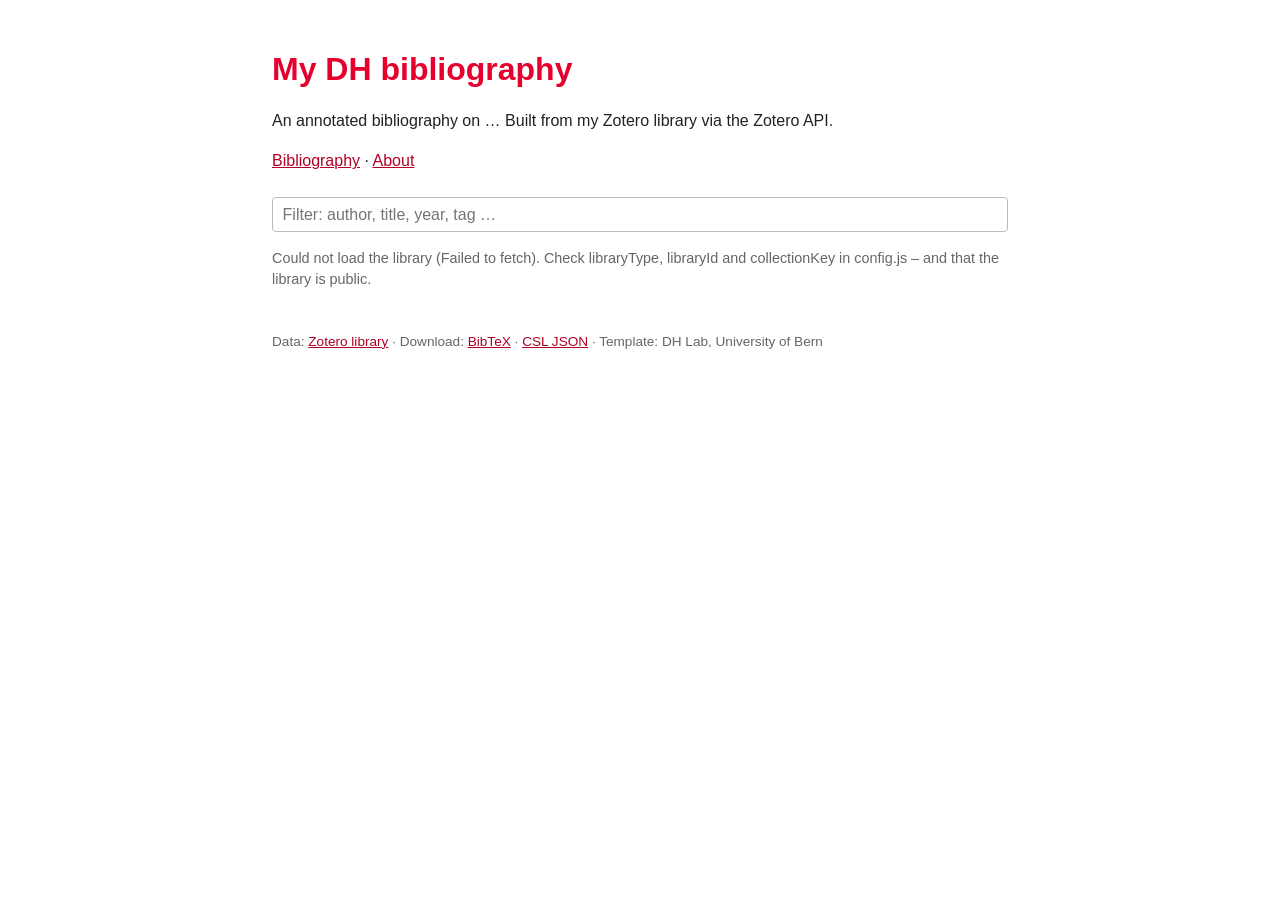
<file: index.html>
<!DOCTYPE html>
<html lang="en">
<head>
  <meta charset="utf-8">
  <meta name="viewport" content="width=device-width, initial-scale=1">
  <title>Bibliography</title>
  <link rel="stylesheet" href="style.css">
</head>
<body>
  <header>
    <h1 id="title">Bibliography</h1>
    <p id="intro"></p>
    <nav><a href="index.html">Bibliography</a> · <a href="about.html">About</a></nav>
  </header>

  <main>
    <div class="tools">
      <input id="filter" type="search" placeholder="Filter: author, title, year, tag …" aria-label="Filter entries">
      <span id="status">Loading from Zotero …</span>
    </div>
    <div id="bibliography"></div>
  </main>

  <footer>
    <p>Data: <a id="source" href="#">Zotero library</a> ·
       Download: <a id="dl-bibtex" href="#">BibTeX</a> · <a id="dl-csljson" href="#">CSL JSON</a> ·
       Template: DH Lab, University of Bern</p>
  </footer>

  <script src="config.js"></script>
  <script src="app.js"></script>
</body>
</html>
</file>
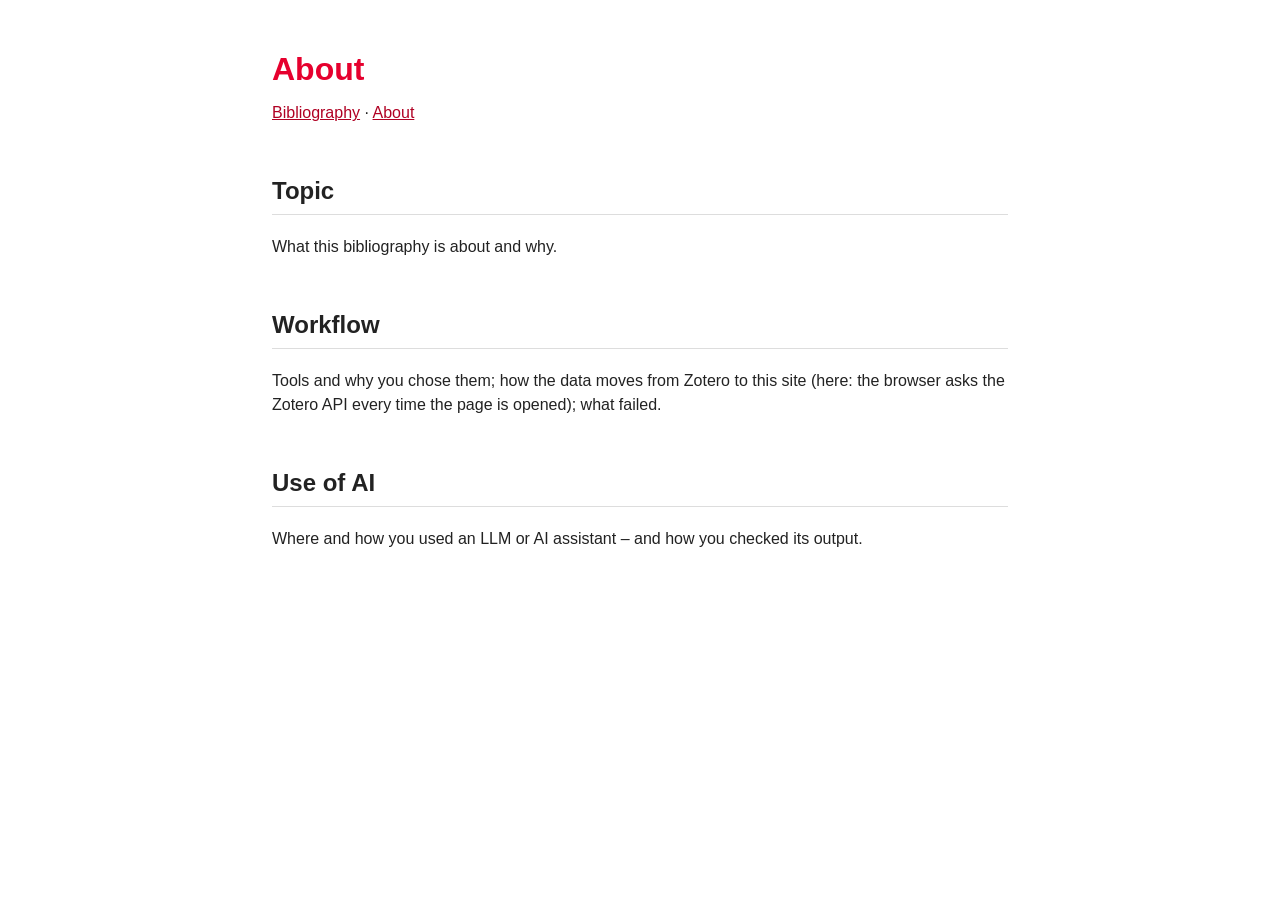
<file: about.html>
<!DOCTYPE html>
<html lang="en">
<head>
  <meta charset="utf-8">
  <meta name="viewport" content="width=device-width, initial-scale=1">
  <title>About</title>
  <link rel="stylesheet" href="style.css">
</head>
<body>
  <header>
    <h1>About</h1>
    <nav><a href="index.html">Bibliography</a> · <a href="about.html">About</a></nav>
  </header>
  <main class="prose">
    <h2>Topic</h2>
    <p>What this bibliography is about and why.</p>
    <h2>Workflow</h2>
    <p>Tools and why you chose them; how the data moves from Zotero to this site
       (here: the browser asks the Zotero API every time the page is opened); what failed.</p>
    <h2>Use of AI</h2>
    <p>Where and how you used an LLM or AI assistant – and how you checked its output.</p>
  </main>
</body>
</html>
</file>
<file: style.css>
/* Plain and legible – change freely */
body { font-family: Arial, Helvetica, sans-serif; line-height: 1.5; color: #222;
       max-width: 46em; margin: 0 auto; padding: 1.5em 1em 3em; }
h1 { color: #E6002E; margin-bottom: .2em; }
h2 { border-bottom: 1px solid #ddd; padding-bottom: .2em; margin-top: 2em; }
a { color: #B00023; }
nav { margin: .5em 0 1.5em; }
.tools { display: flex; gap: 1em; align-items: center; margin-bottom: 1em; flex-wrap: wrap; }
#filter { flex: 1; min-width: 12em; padding: .45em .6em; font-size: 1em; border: 1px solid #bbb; border-radius: 4px; }
#status { color: #666; font-size: .9em; }
.entry { margin: 0 0 1.1em; }
.entry .csl-entry { padding-left: 1.5em; text-indent: -1.5em; }
.tags { margin-top: .25em; }
.tag { display: inline-block; font-size: .78em; background: #f2f2f2; border-radius: 3px; padding: 0 .4em; margin-right: .3em; }
.note { margin: .4em 0 0 1.5em; padding: .4em .8em; border-left: 3px solid #E6002E; background: #fafafa; font-size: .95em; }
footer { margin-top: 3em; font-size: .85em; color: #666; }
.error { color: #B00023; }
</file>
